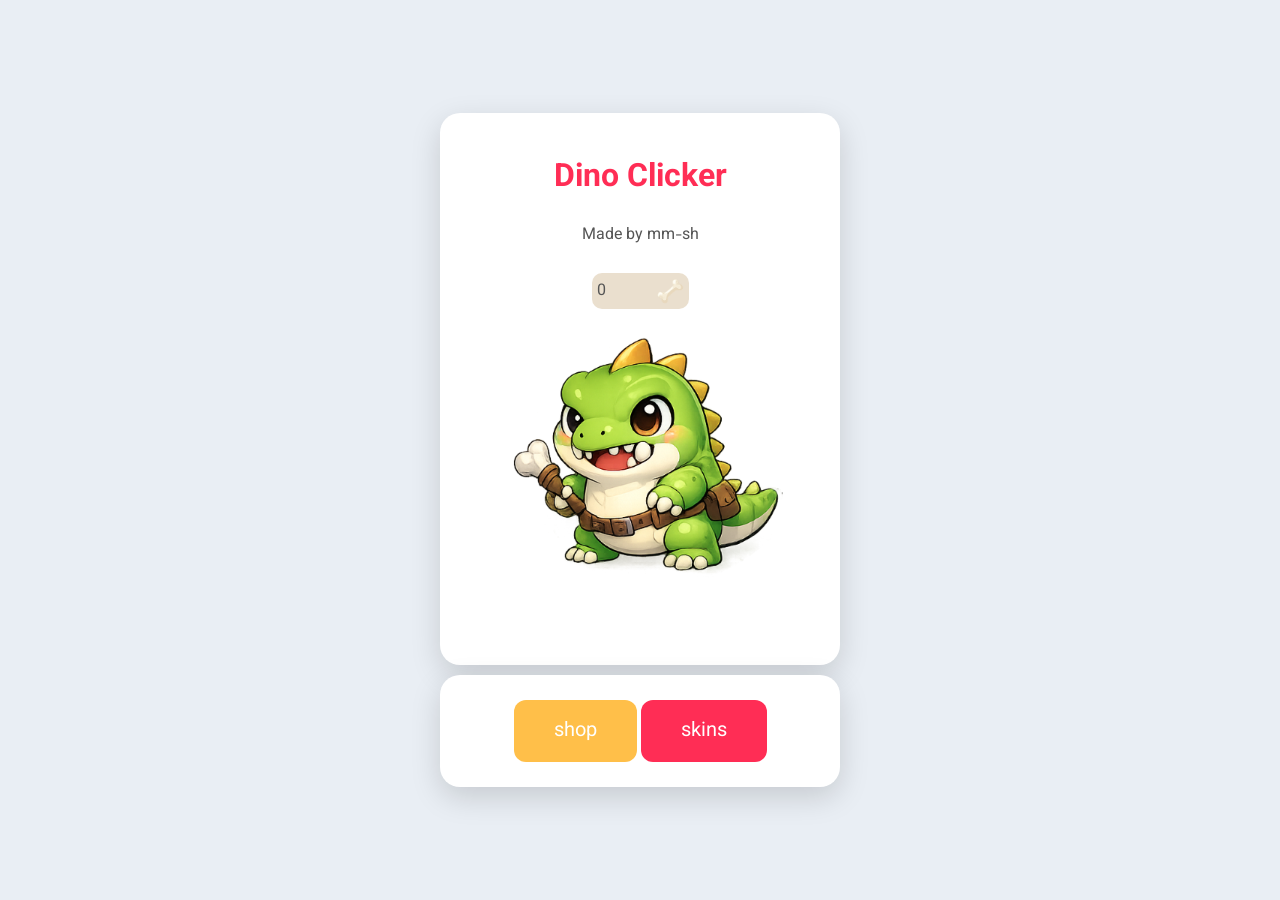
<file: index.html>
<!DOCTYPE html>

<html>

<head>

    <title>Dino</title>
    <link rel="stylesheet" href="static/style.css">
    <meta name="viewport" content="width=device-width, initial-scale=1.0, maximum-scale=1.0, user-scalable=yes">
    <link rel="preconnect" href="https://fonts.googleapis.com">
    <link rel="preconnect" href="https://fonts.gstatic.com" crossorigin>
    <link href="https://fonts.googleapis.com/css2?family=Vazirmatn:wght@400;700&display=swap" rel="stylesheet">
    <link rel="icon" type="image/png" sizes="32x32" href="static/icon.png">

</head>

<body>
    <div class="card">


        <h1 id="title">Dino Clicker</h1>
        <p>Made by mm-sh</p>
        <div class="coin">
            <p style="margin: 5px 5px;" id="coins">100</p>
            <img src="static/bone.png" alt="bone" class="miniicon">
        </div>
        <button id="dino" class="tbutton">
            <img src="static/green.png" alt="Dino" id="dinop">
        </button>
    

    
    </div>
    <div class="card" style="margin-top: 10px;">
            <a class="bb" href="shop.html" style="margin-bottom: 100px;">shop</a>
            <a class="b" href="skins.html">skins</a>
    </div>
</body>

<script src="static/1.js"></script>


</html>
</file>
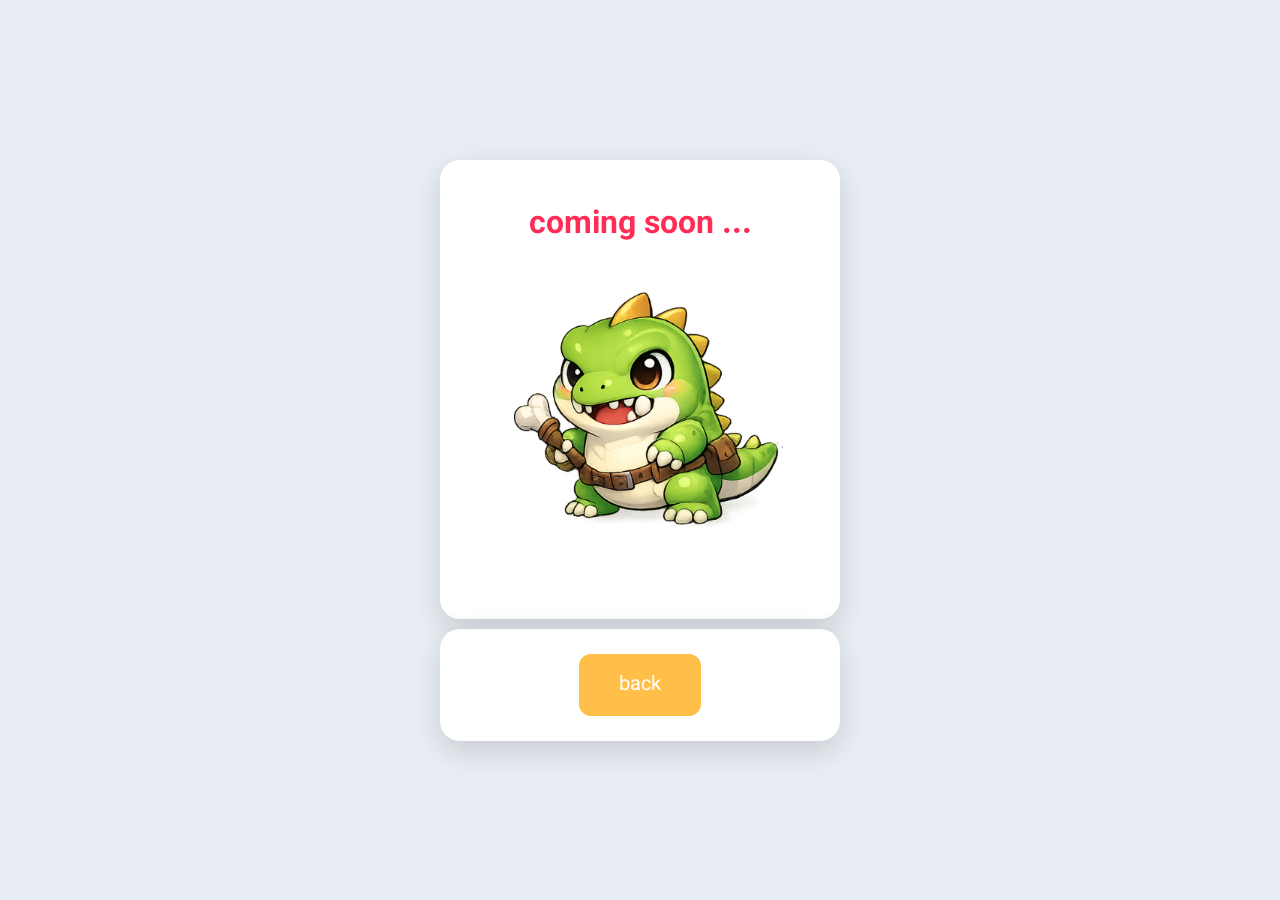
<file: shop.html>
<!DOCTYPE html>

<html>

<head>

    <title>Dino</title>
    <link rel="stylesheet" href="static/style.css">
    <meta name="viewport" content="width=device-width, initial-scale=1.0, maximum-scale=1.0, user-scalable=yes">
    <link rel="preconnect" href="https://fonts.googleapis.com">
    <link rel="preconnect" href="https://fonts.gstatic.com" crossorigin>
    <link href="https://fonts.googleapis.com/css2?family=Vazirmatn:wght@400;700&display=swap" rel="stylesheet">
    <link rel="icon" type="image/png" sizes="32x32" href="static/icon.png">

</head>

<body>
    <div class="card">


        <h1 id="title">coming soon ...</h1>

        <img src="static/green.png" alt="Dino" id="dinop">

    

    
    </div>
    <div class="card" style="margin-top: 10px;">
            <a class="bb" href="index.html">back</a>
    </div>
</body>




</html>
</file>
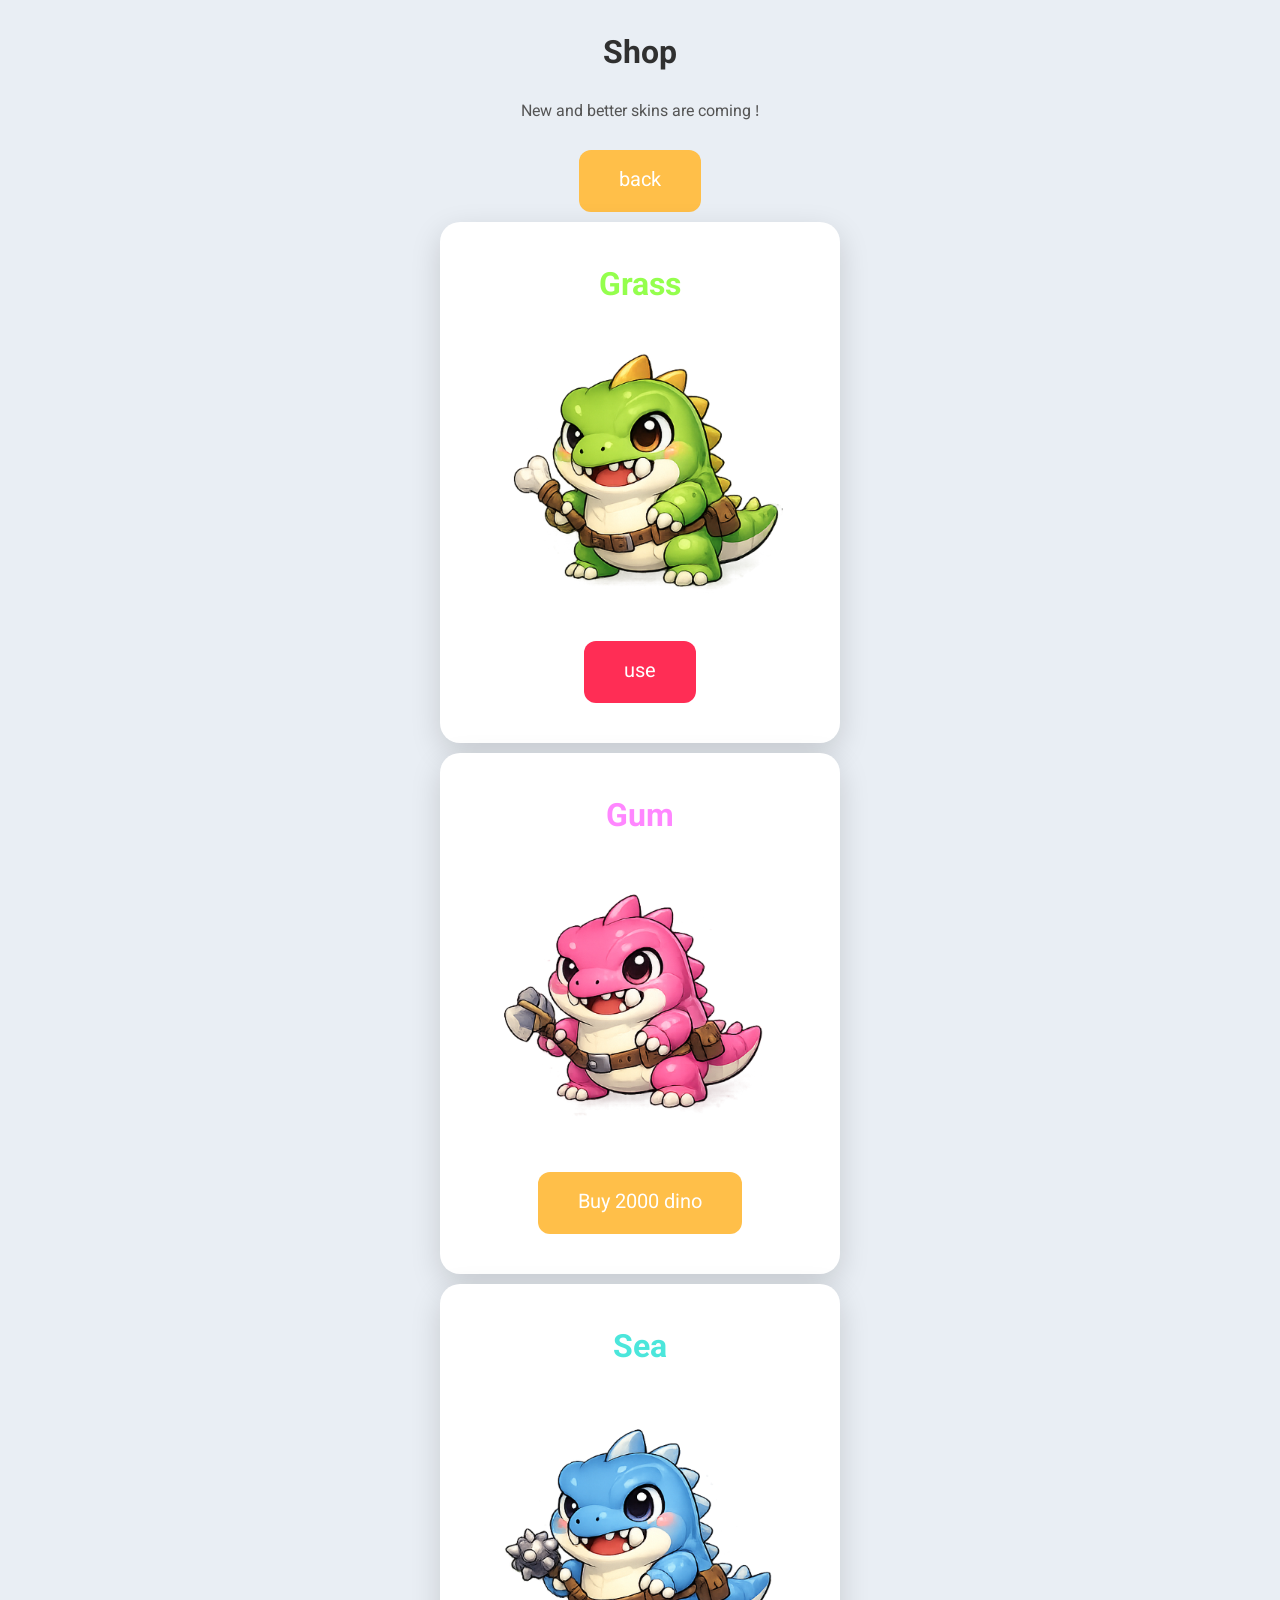
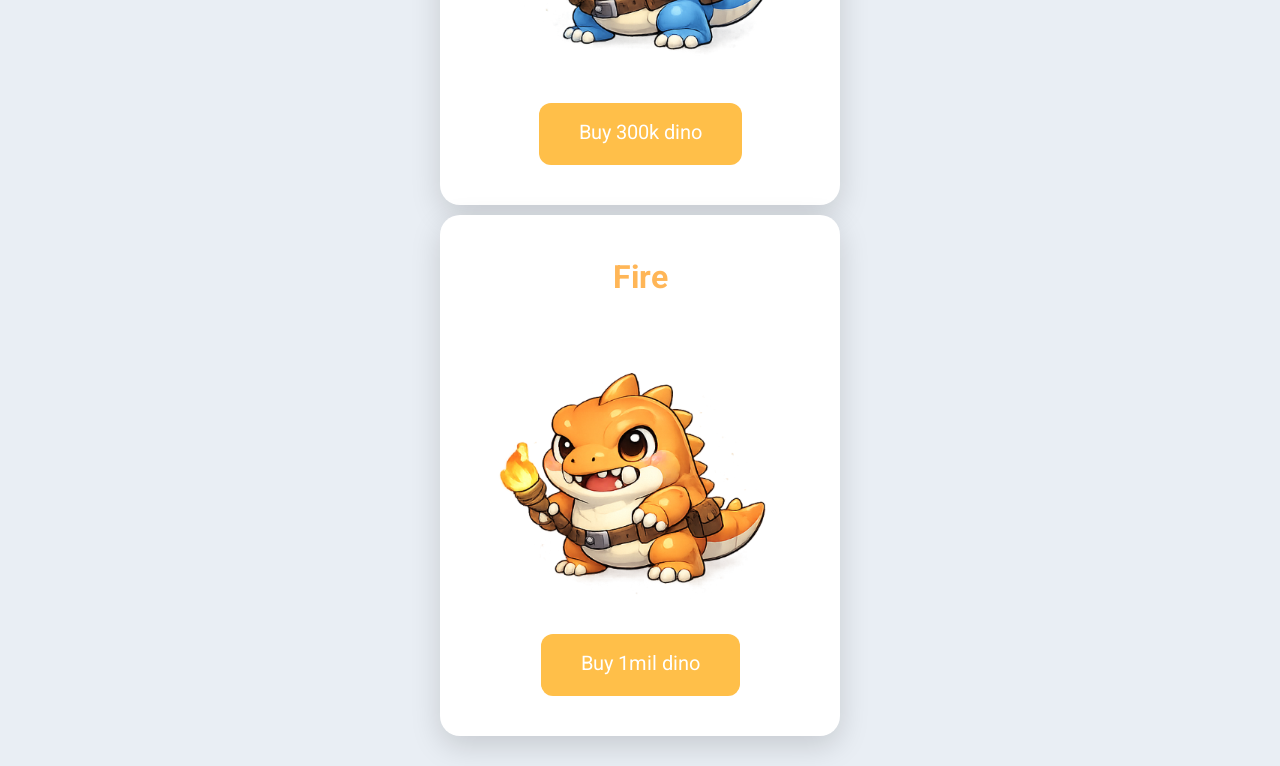
<file: skins.html>
<!DOCTYPE html>

<html>

<head>

    <title>Dino</title>
    <link rel="stylesheet" href="static/style.css">
    <meta name="viewport" content="width=device-width, initial-scale=1.0, maximum-scale=1.0, user-scalable=yes">
    <link rel="preconnect" href="https://fonts.googleapis.com">
    <link rel="preconnect" href="https://fonts.gstatic.com" crossorigin>
    <link href="https://fonts.googleapis.com/css2?family=Vazirmatn:wght@400;700&display=swap" rel="stylesheet">
    <link rel="icon" type="image/png" sizes="32x32" href="static/icon.png">

</head>

<body>
    <h1 id="title" style="color: rgb(48, 48, 48);">Shop</h1>
    <p>New and better skins are coming !</p>
    <a href="index.html" class="bb" style="margin-bottom: 10px;">back</a>
    <div class="card">
        <h1 id="title" style="color: rgb(148, 255, 77);">Grass</h1>
        <img src="static/green.png" alt="Dino" id="dinog">
        <button id="green" class="b">use</button>

    </div>
    <div class="card" style="margin-top: 10px;">
        <h1 id="title" style="color: rgb(255, 135, 255);">Gum</h1>
        <img src="static/pink.png" alt="Dino" id="dinop">
        <button id="pink" class="bb">Buy 2000 dino</button></div>

    <div class="card" style="margin-top: 10px;">
        <h1 id="title" style="color: rgb(75, 230, 219);">Sea</h1>
        <img src="static/blue.png" alt="Dino" id="dinob">
        <button id="blue" class="bb">Buy 300k dino</button></div>
        
    <div class="card" style="margin-top: 10px;">
        <h1 id="title" style="color: rgb(255, 182, 87);">Fire</h1>
        <img src="static/orange.png" alt="Dino" id="dinoo">
        <button id="orange" class="bb">Buy 1mil dino</button></div>
</body>

<script src="static/2.js"></script>

</html>
</file>
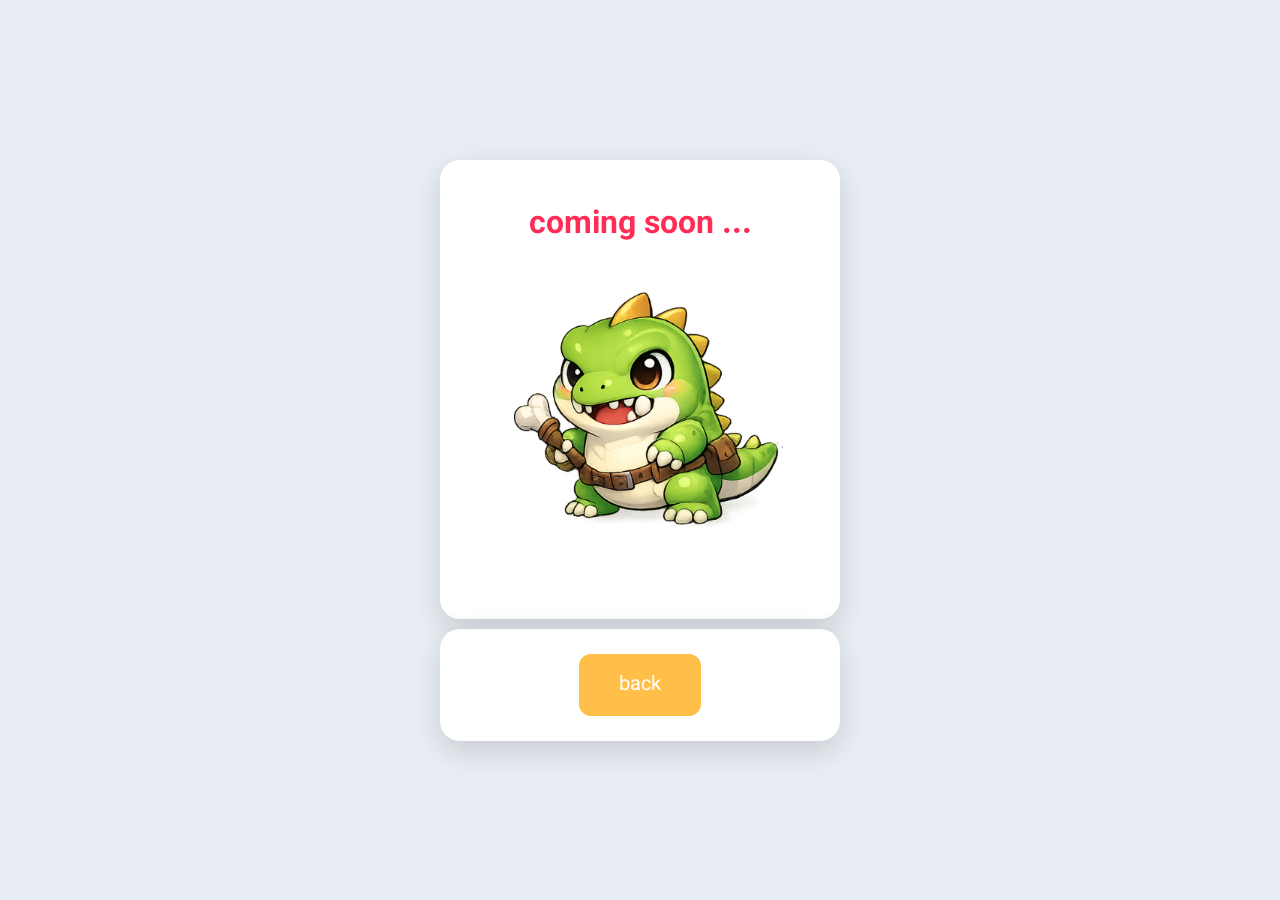
<file: templates/coming soon.html>
<!DOCTYPE html>

<html>

<head>

    <title>Dino</title>
    <link rel="stylesheet" href="/static/style.css">
    <meta name="viewport" content="width=device-width, initial-scale=1.0, maximum-scale=1.0, user-scalable=yes">
    <link rel="preconnect" href="https://fonts.googleapis.com">
    <link rel="preconnect" href="https://fonts.gstatic.com" crossorigin>
    <link href="https://fonts.googleapis.com/css2?family=Vazirmatn:wght@400;700&display=swap" rel="stylesheet">
    <link rel="icon" type="image/png" sizes="32x32" href="/static/icon.png">

</head>

<body>
    <div class="card">


        <h1 id="title">coming soon ...</h1>

        <img src="/static/green.png" alt="Dino" id="dinop">

    

    
    </div>
    <div class="card" style="margin-top: 10px;">
            <a class="bb" href="/">back</a>
    </div>
</body>




</html>
</file>
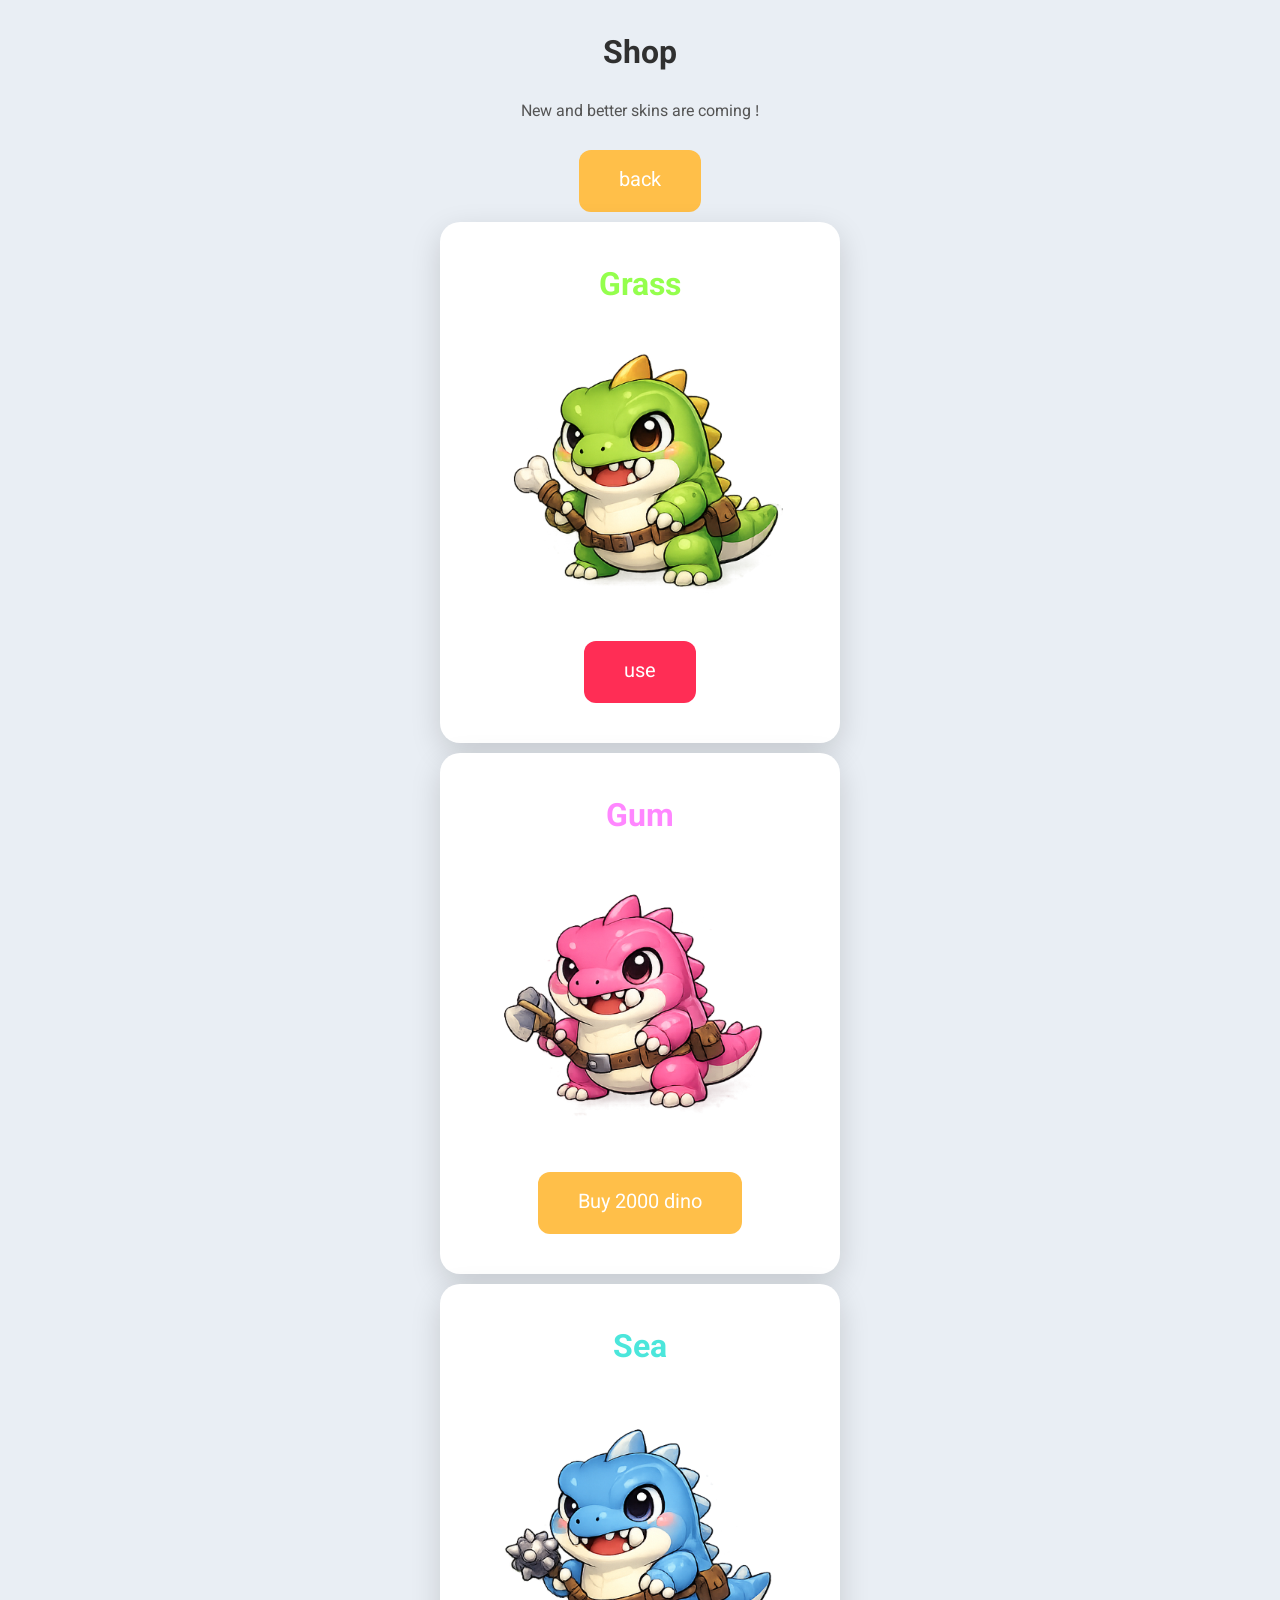
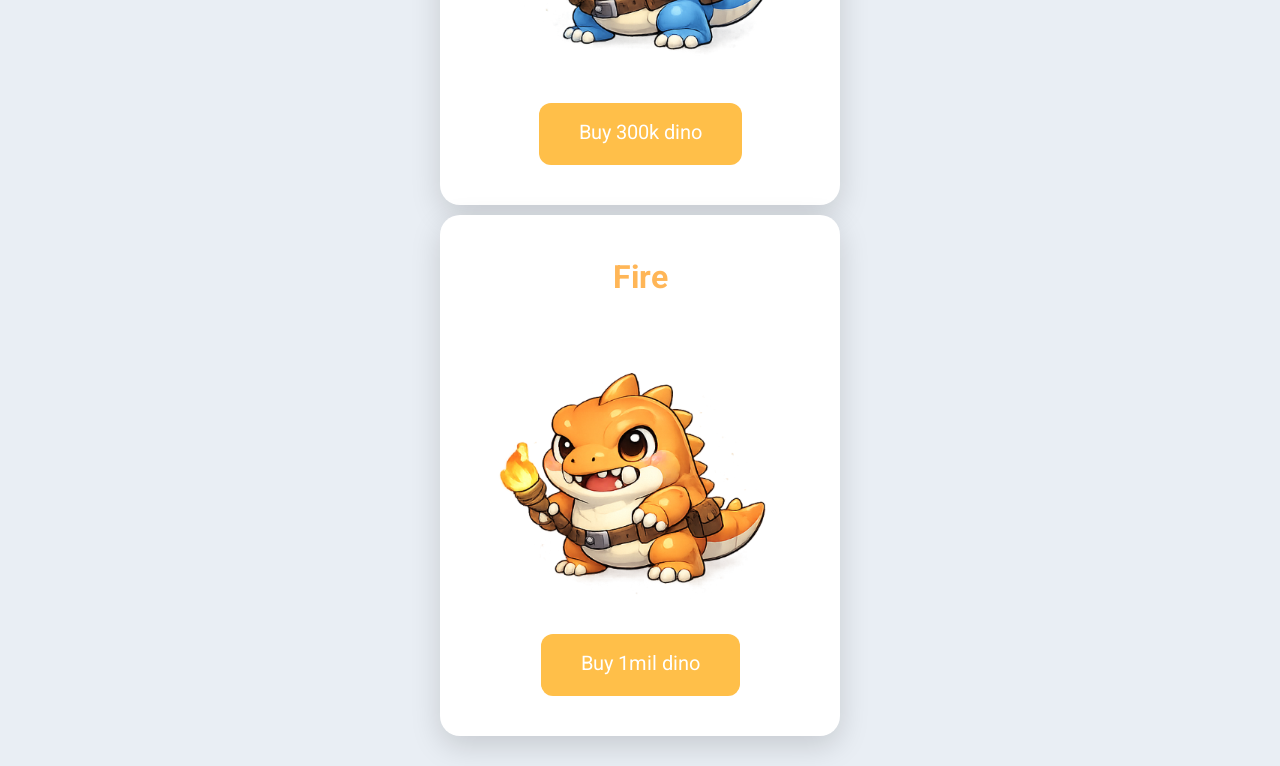
<file: templates/index2.html>
<!DOCTYPE html>

<html>

<head>

    <title>Dino</title>
    <link rel="stylesheet" href="/static/style.css">
    <meta name="viewport" content="width=device-width, initial-scale=1.0, maximum-scale=1.0, user-scalable=yes">
    <link rel="preconnect" href="https://fonts.googleapis.com">
    <link rel="preconnect" href="https://fonts.gstatic.com" crossorigin>
    <link href="https://fonts.googleapis.com/css2?family=Vazirmatn:wght@400;700&display=swap" rel="stylesheet">
    <link rel="icon" type="image/png" sizes="32x32" href="/static/icon.png">

</head>

<body>
    <h1 id="title" style="color: rgb(48, 48, 48);">Shop</h1>
    <p>New and better skins are coming !</p>
    <a href="/" class="bb" style="margin-bottom: 10px;">back</a>
    <div class="card">
        <h1 id="title" style="color: rgb(148, 255, 77);">Grass</h1>
        <img src="/static/green.png" alt="Dino" id="dinog">
        <button id="green" class="b">use</button>

    </div>
    <div class="card" style="margin-top: 10px;">
        <h1 id="title" style="color: rgb(255, 135, 255);">Gum</h1>
        <img src="/static/pink.png" alt="Dino" id="dinop">
        <button id="pink" class="bb">Buy 2000 dino</button></div>

    <div class="card" style="margin-top: 10px;">
        <h1 id="title" style="color: rgb(75, 230, 219);">Sea</h1>
        <img src="/static/blue.png" alt="Dino" id="dinob">
        <button id="blue" class="bb">Buy 300k dino</button></div>
        
    <div class="card" style="margin-top: 10px;">
        <h1 id="title" style="color: rgb(255, 182, 87);">Fire</h1>
        <img src="/static/orange.png" alt="Dino" id="dinoo">
        <button id="orange" class="bb">Buy 1mil dino</button></div>
</body>

<script src="/static/2.js"></script>

</html>
</file>
<file: static/style.css>
*{
    margin:0;
    padding:0;
    box-sizing:border-box;
}

body{
    background:#e9eef4;
    font-family:"Vazirmatn",sans-serif;

    margin:0;

    min-height:100vh;

    display:flex;
    justify-content:center;

    align-items:center;

    padding:30px 15px;
    flex-direction: column;
}

.card{

width:90%;

max-width:400px;

background:white;

padding:40px;

border-radius:20px;

text-align:center;

box-shadow:0 10px 30px rgba(0,0,0,.15);

}

h1{

    color:#ff2d55;



    margin-bottom:20px;
    font-size: 40;

}

p{

    color:#555;

    margin-bottom:25px;

}

h2{

    margin-bottom:30px;

}

.b{

    font-family: "Vazirmatn", sans-serif;
    background:#ff2d55;

    color:white;

    border:none;

    padding:15px 40px;

    border-radius:12px;

    font-size:20px;

    cursor:pointer;

    transition:.3s;
    text-decoration: none;

}

.b:hover{

    background:#e6003d;

    transform:scale(1.05);

}

.bb{

    font-family: "Vazirmatn", sans-serif;
    background:#ffbf49;

    color:white;

    border:none;

    padding:15px 40px;

    border-radius:12px;

    font-size:20px;

    cursor:pointer;

    transition:.3s;
    text-decoration: none;

}

.bb:hover{

    background:#ffaf1c;

    transform:scale(1.05);

}

@keyframes blink {

    0%{
        transform: scale(1);
        opacity:1;
    }

    50%{
        transform: scale(1.08);
        opacity:.6;
    }

    100%{
        transform: scale(1);
        opacity:1;
    }

}
.pulse{
    animation: blink 1s ease;
    
}

.miniicon{
    border-radius:12px;
    width: 30px;
    margin: 4px;
}

img{
    
    border-radius:12px;
    width: 300px;
    


}

img:hover{
    transition: all 0.3s ease-in-out;
    transform: scale(1.2);


    
}



.coin{
    background-color: #eadfce;
    display: inline-flex;
    align-items:center;
    gap:40px;
    border-radius: 10px;
    margin-bottom: 7px;
}

.tbutton{
    background-color: rgba(168, 168, 168, 0); border: none;
}

.tbutton:focus{
    outline: red;
}
</file>
